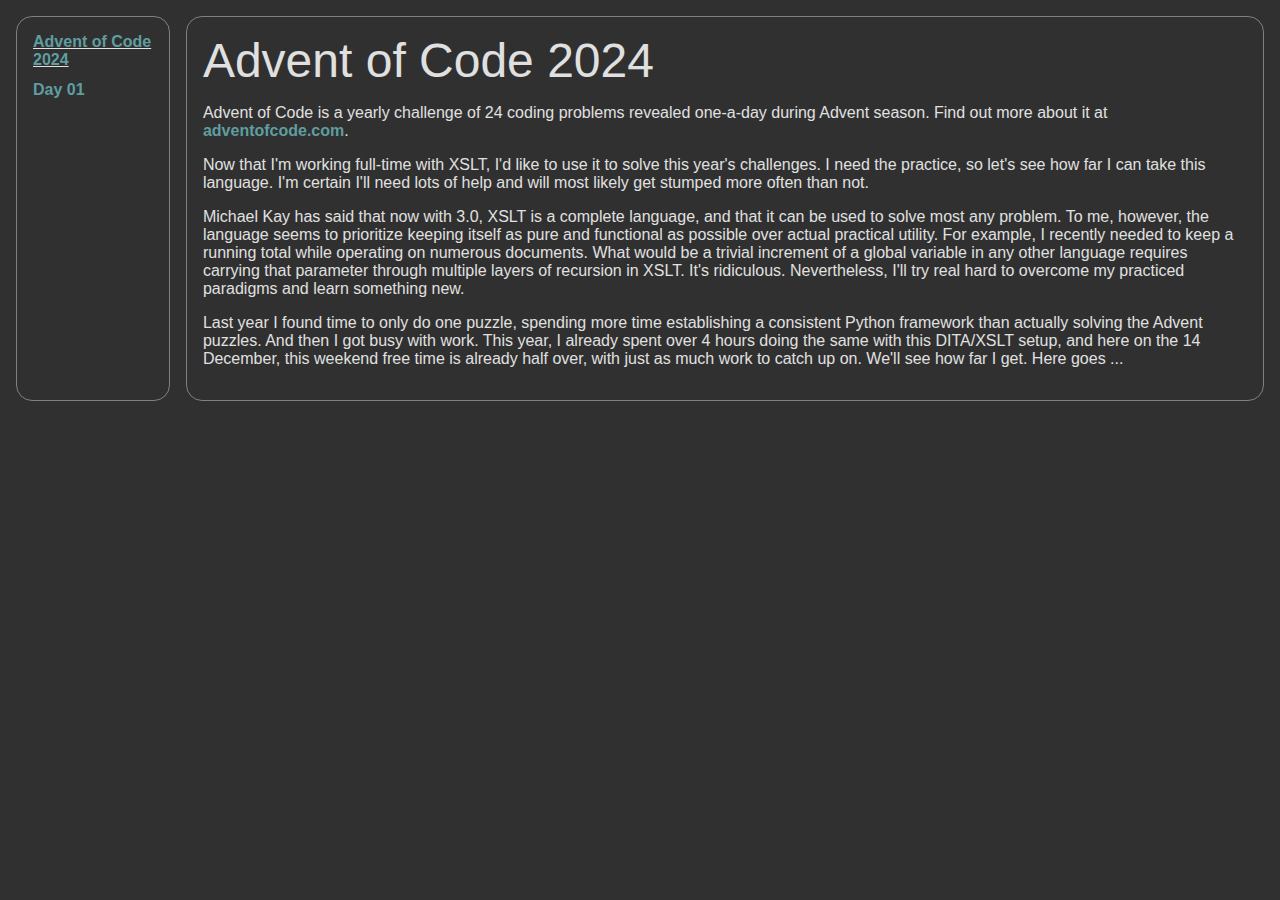
<file: index.html>
<!DOCTYPE html
  SYSTEM "about:legacy-compat">
<html lang="en"><head><meta charset="UTF-8"><meta name="copyright" content="(C) Copyright 2024"><meta name="generator" content="DITA-OT"><meta name="description" content="Advent of Code is a yearly challenge of 24 coding problems revealed one-a-day during Advent season. Find out more about it at adventofcode.com."><title>Advent of Code 2024</title><link rel="stylesheet" type="text/css" href="commonltr.css"><link rel="stylesheet" type="text/css" href="aoc.css"></head><body id="aoc-intro"><nav class="toc" role="navigation"><ul><li class="active"><a href="index.html">Advent of Code 2024</a></li><li><a href="topics/day-01.html">Day 01</a></li></ul></nav><main role="main"><article role="article" aria-labelledby="ariaid-title1">
	<h1 class="title topictitle1" id="ariaid-title1">Advent of Code 2024</h1>
	
	<div class="body"><p class="shortdesc">Advent of Code is a yearly challenge of 24 coding problems revealed one-a-day during Advent season.
	Find out more about it at <a class="xref" href="https://adventofcode.com/2024/about" target="_blank" rel="external noopener">adventofcode.com</a>.</p>
	<p class="p">Now that I'm working full-time with XSLT, I'd like to use it to solve this year's challenges. I need the practice, so let's see
	how far I can take this language. I'm certain I'll need lots of help and will most likely get stumped more often than not.</p>
	<p class="p">Michael Kay has said that now with 3.0, XSLT is a complete language, and that it can be used to solve most any problem.
	To me, however, the language seems to prioritize keeping itself as pure and functional as possible over actual practical utility.
	For example, I recently needed to keep a running total while operating on numerous documents. What would be a trivial increment of a
	global variable in any other language requires carrying that parameter through multiple layers of recursion in XSLT. It's ridiculous.
	Nevertheless, I'll try real hard to overcome my practiced paradigms and learn something new.</p>
	<p class="p">Last year I found time to only do one puzzle, spending more time establishing a consistent Python framework than actually
	solving the Advent puzzles. And then I got busy with work. This year, I already spent over 4 hours doing the same with this
	DITA/XSLT setup, and here on the 14 December, this weekend free time is already half over, with just as much work to catch
	up on. We'll see how far I get. Here goes ...</p>
	</div>
</article></main></body></html>
</file>
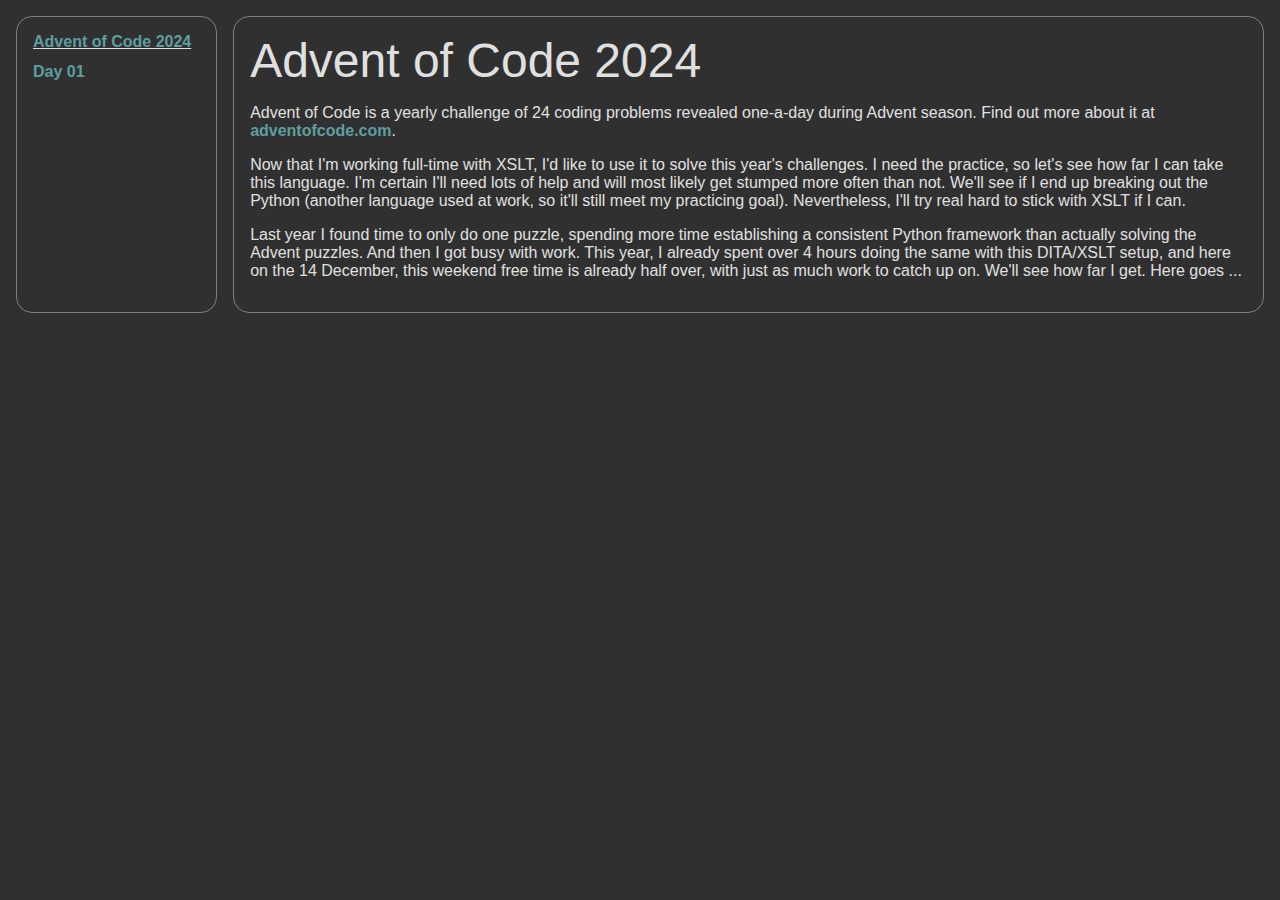
<file: docs/index.html>
<!DOCTYPE html
  SYSTEM "about:legacy-compat">
<html lang="en"><head><meta charset="UTF-8"><meta name="copyright" content="(C) Copyright 2024"><meta name="generator" content="DITA-OT"><meta name="description" content="Advent of Code is a yearly challenge of 24 coding problems revealed one-a-day during Advent season. Find out more about it at adventofcode.com."><title>Advent of Code 2024</title><link rel="stylesheet" type="text/css" href="commonltr.css"><link rel="stylesheet" type="text/css" href="aoc.css"></head><body id="aoc-intro"><nav class="toc" role="navigation"><ul><li class="active"><a href="index.html">Advent of Code 2024</a></li><li><a href="topics/day-01.html">Day 01</a></li></ul></nav><main role="main"><article role="article" aria-labelledby="ariaid-title1">
	<h1 class="title topictitle1" id="ariaid-title1">Advent of Code 2024</h1>
	
	<div class="body"><p class="shortdesc">Advent of Code is a yearly challenge of 24 coding problems revealed one-a-day during Advent season.
	Find out more about it at <a class="xref" href="https://adventofcode.com/2024/about" target="_blank" rel="external noopener">adventofcode.com</a>.</p>
	<p class="p">Now that I'm working full-time with XSLT, I'd like to use it to solve this year's challenges. I need the practice, so let's see
	how far I can take this language. I'm certain I'll need lots of help and will most likely get stumped more often than not.
	We'll see if I end up breaking out the Python (another language used at work, so it'll still meet my practicing goal).
	Nevertheless, I'll try real hard to stick with XSLT if I can.</p>
	<p class="p">Last year I found time to only do one puzzle, spending more time establishing a consistent Python framework than actually
	solving the Advent puzzles. And then I got busy with work. This year, I already spent over 4 hours doing the same with this
	DITA/XSLT setup, and here on the 14 December, this weekend free time is already half over, with just as much work to catch
	up on. We'll see how far I get. Here goes ...</p>
	</div>
</article></main></body></html>
</file>
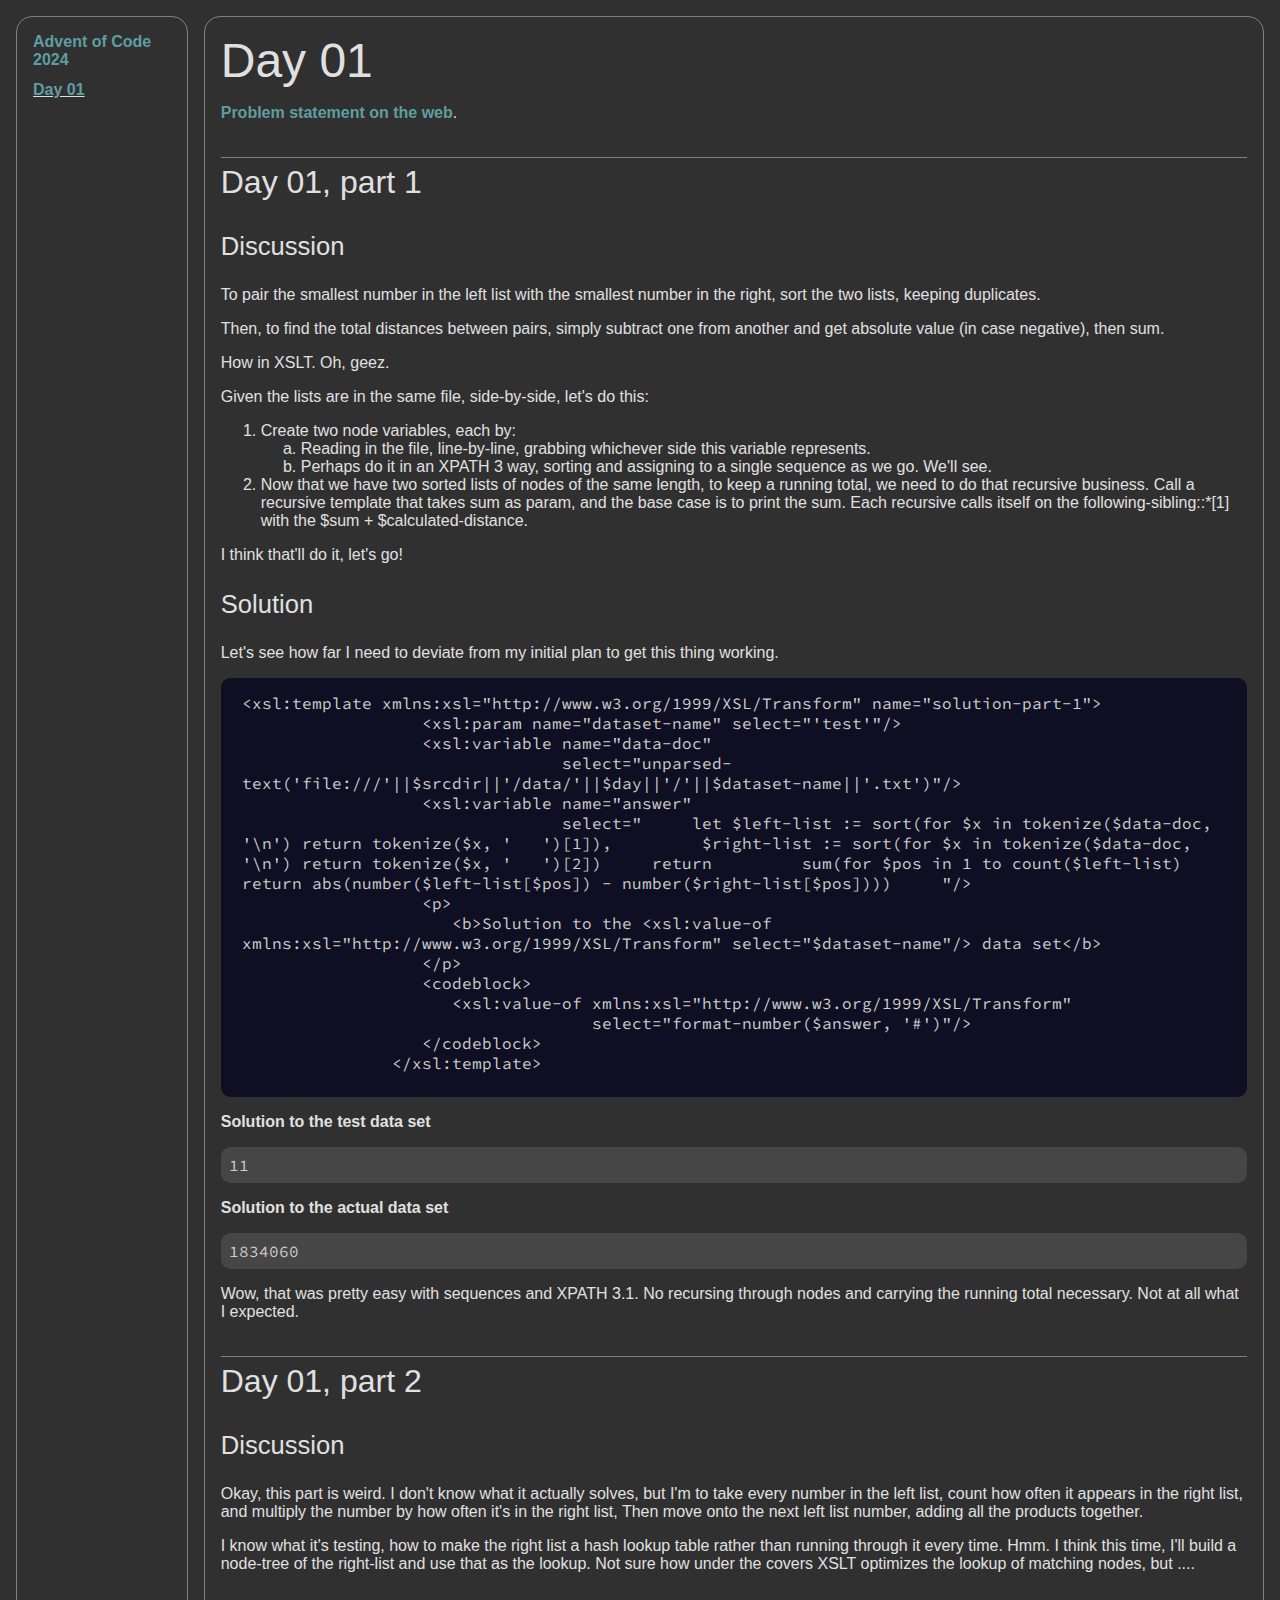
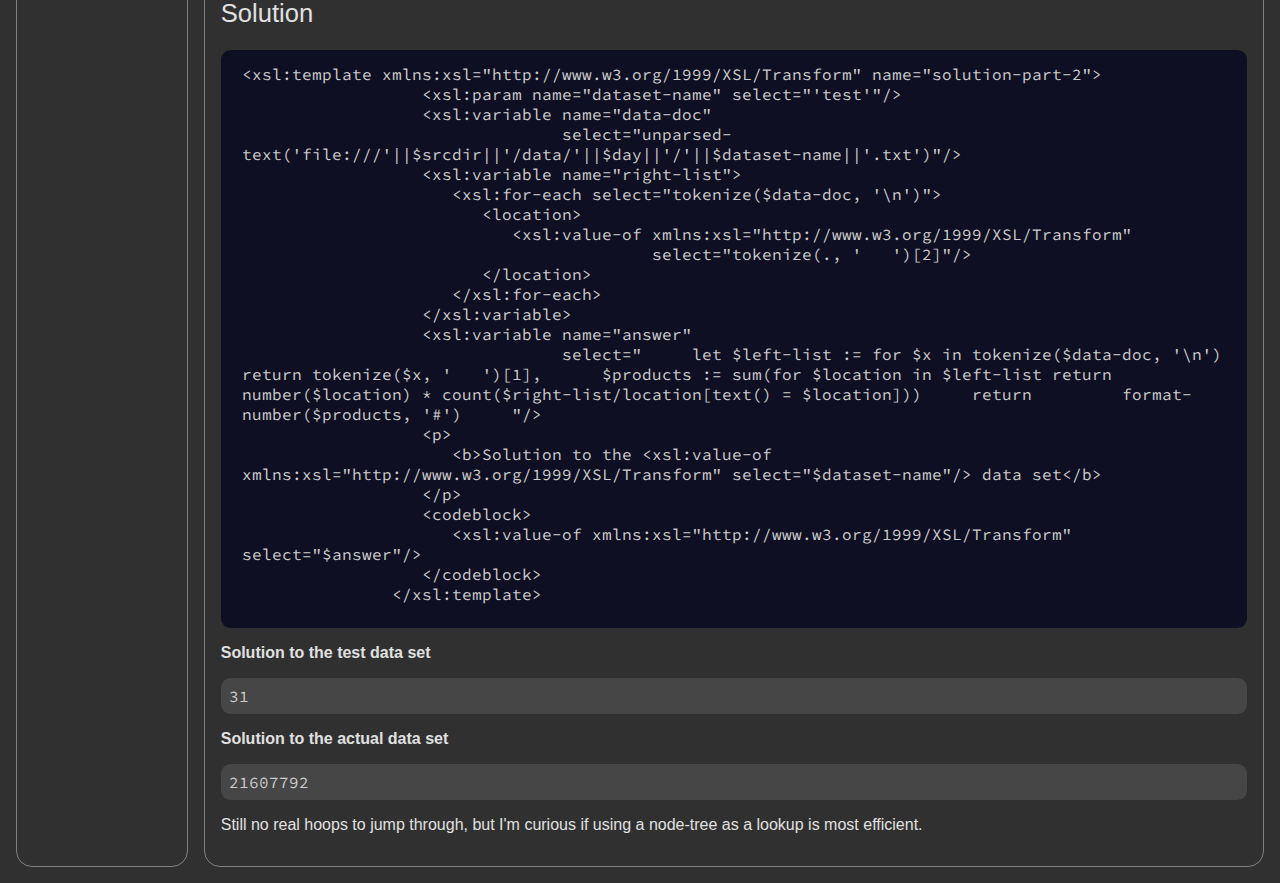
<file: topics/day-01.html>
<!DOCTYPE html
  SYSTEM "about:legacy-compat">
<html lang="en"><head><meta charset="UTF-8"><meta name="copyright" content="(C) Copyright 2024"><meta name="generator" content="DITA-OT"><meta name="description" content="Problem statement on the web."><title>Day 01</title><link rel="stylesheet" type="text/css" href="../commonltr.css"><link rel="stylesheet" type="text/css" href="../aoc.css"></head><body id="aoc-day-01"><nav class="toc" role="navigation"><ul><li><a href="../index.html">Advent of Code 2024</a></li><li class="active"><a href="../topics/day-01.html">Day 01</a></li></ul></nav><main role="main"><article role="article" aria-labelledby="ariaid-title1">
   <h1 class="title topictitle1" id="ariaid-title1">Day 01</h1>
   
   <div class="body"><p class="shortdesc">
      <a class="xref" href="https://adventofcode.com/2024/day/1" target="_blank" rel="external noopener">Problem statement on the web</a>.</p></div>
   <article class="topic nested1" aria-labelledby="ariaid-title2" id="aoc-day-01-1">
      <h2 class="title topictitle2" id="ariaid-title2">Day 01, part 1</h2>
      <div class="body">
         <section class="section"><h3 class="title sectiontitle">Discussion</h3>
            
            <p class="p">To pair the smallest number in the left list with the smallest number in the right,
							sort the two lists, keeping duplicates.</p>
            <p class="p">Then, to find the total distances between pairs, simply subtract one from another and get absolute value
							(in case negative), then sum.</p>
            <p class="p">How in XSLT. Oh, geez.</p>
            <p class="p">Given the lists are in the same file, side-by-side, let's do this:</p>
            <ol class="ol">
               <li class="li">Create two node variables, each by:
									<ol class="ol" type="a">
                     <li class="li">Reading in the file, line-by-line, grabbing whichever side this variable represents.</li>
                     <li class="li">Perhaps do it in an XPATH 3 way, sorting and assigning to a single sequence as we go. We'll see.</li>
                  </ol>
               </li>
               <li class="li">Now that we have two sorted lists of nodes of the same length, to keep a running total, we need to do that
									recursive business. Call a recursive template that takes sum as param, and the base case is
									to print the sum. Each recursive calls itself on the following-sibling::*[1] with the $sum + $calculated-distance.</li>
            </ol>
            <p class="p">I think that'll do it, let's go!</p>
         </section>
         <section class="section"><h3 class="title sectiontitle">Solution</h3>
            
            <p class="p">Let's see how far I need to deviate from my initial plan to get this thing working.</p>
            <pre class="pre codeblock example"><code>&lt;xsl:template xmlns:xsl="http://www.w3.org/1999/XSL/Transform" name="solution-part-1"&gt;
                  &lt;xsl:param name="dataset-name" select="'test'"/&gt;
                  &lt;xsl:variable name="data-doc"
                                select="unparsed-text('file:///'||$srcdir||'/data/'||$day||'/'||$dataset-name||'.txt')"/&gt;
                  &lt;xsl:variable name="answer"
                                select="     let $left-list := sort(for $x in tokenize($data-doc, '\n') return tokenize($x, '   ')[1]),         $right-list := sort(for $x in tokenize($data-doc, '\n') return tokenize($x, '   ')[2])     return         sum(for $pos in 1 to count($left-list) return abs(number($left-list[$pos]) - number($right-list[$pos])))     "/&gt;
                  &lt;p&gt;
                     &lt;b&gt;Solution to the &lt;xsl:value-of xmlns:xsl="http://www.w3.org/1999/XSL/Transform" select="$dataset-name"/&gt; data set&lt;/b&gt;
                  &lt;/p&gt;
                  &lt;codeblock&gt;
                     &lt;xsl:value-of xmlns:xsl="http://www.w3.org/1999/XSL/Transform"
                                   select="format-number($answer, '#')"/&gt;
                  &lt;/codeblock&gt;
               &lt;/xsl:template&gt;</code></pre>
            <p class="p">
               <strong class="ph b">Solution to the test data set</strong>
            </p>
            <pre class="pre codeblock"><code>11</code></pre>
            <p class="p">
               <strong class="ph b">Solution to the actual data set</strong>
            </p>
            <pre class="pre codeblock"><code>1834060</code></pre>
            <p class="p">Wow, that was pretty easy with sequences and XPATH 3.1.
							No recursing through nodes and carrying the running total necessary.
							Not at all what I expected.</p>
         </section>
      </div>
   </article>
   <article class="topic nested1" aria-labelledby="ariaid-title3" id="aoc-day-01-2">
      <h2 class="title topictitle2" id="ariaid-title3">Day 01, part 2</h2>
      <div class="body">
         <section class="section"><h3 class="title sectiontitle">Discussion</h3>
            
            <p class="p">Okay, this part is weird. I don't know what it actually solves, but I'm to take every number in the left list,
							count how often it appears in the right list, and multiply the number by how often it's in the right list, Then move
							onto the next left list number, adding all the products together.</p>
            <p class="p">I know what it's testing, how to make the right list a hash lookup table rather than running through it every time.
							Hmm. I think this time, I'll build a node-tree of the right-list and use that as the lookup.
							Not sure how under the covers XSLT optimizes the lookup of matching nodes, but ....</p>
         </section>
         <section class="section"><h3 class="title sectiontitle">Solution</h3>
            
            <pre class="pre codeblock example"><code>&lt;xsl:template xmlns:xsl="http://www.w3.org/1999/XSL/Transform" name="solution-part-2"&gt;
                  &lt;xsl:param name="dataset-name" select="'test'"/&gt;
                  &lt;xsl:variable name="data-doc"
                                select="unparsed-text('file:///'||$srcdir||'/data/'||$day||'/'||$dataset-name||'.txt')"/&gt;
                  &lt;xsl:variable name="right-list"&gt;
                     &lt;xsl:for-each select="tokenize($data-doc, '\n')"&gt;
                        &lt;location&gt;
                           &lt;xsl:value-of xmlns:xsl="http://www.w3.org/1999/XSL/Transform"
                                         select="tokenize(., '   ')[2]"/&gt;
                        &lt;/location&gt;
                     &lt;/xsl:for-each&gt;
                  &lt;/xsl:variable&gt;
                  &lt;xsl:variable name="answer"
                                select="     let $left-list := for $x in tokenize($data-doc, '\n') return tokenize($x, '   ')[1],      $products := sum(for $location in $left-list return number($location) * count($right-list/location[text() = $location]))     return         format-number($products, '#')     "/&gt;
                  &lt;p&gt;
                     &lt;b&gt;Solution to the &lt;xsl:value-of xmlns:xsl="http://www.w3.org/1999/XSL/Transform" select="$dataset-name"/&gt; data set&lt;/b&gt;
                  &lt;/p&gt;
                  &lt;codeblock&gt;
                     &lt;xsl:value-of xmlns:xsl="http://www.w3.org/1999/XSL/Transform" select="$answer"/&gt;
                  &lt;/codeblock&gt;
               &lt;/xsl:template&gt;</code></pre>
            <p class="p">
               <strong class="ph b">Solution to the test data set</strong>
            </p>
            <pre class="pre codeblock"><code>31</code></pre>
            <p class="p">
               <strong class="ph b">Solution to the actual data set</strong>
            </p>
            <pre class="pre codeblock"><code>21607792</code></pre>
            <p class="p">Still no real hoops to jump through, but I'm curious if using a node-tree as a lookup is most efficient.</p>
         </section>
      </div>
   </article>
</article></main></body></html>
</file>
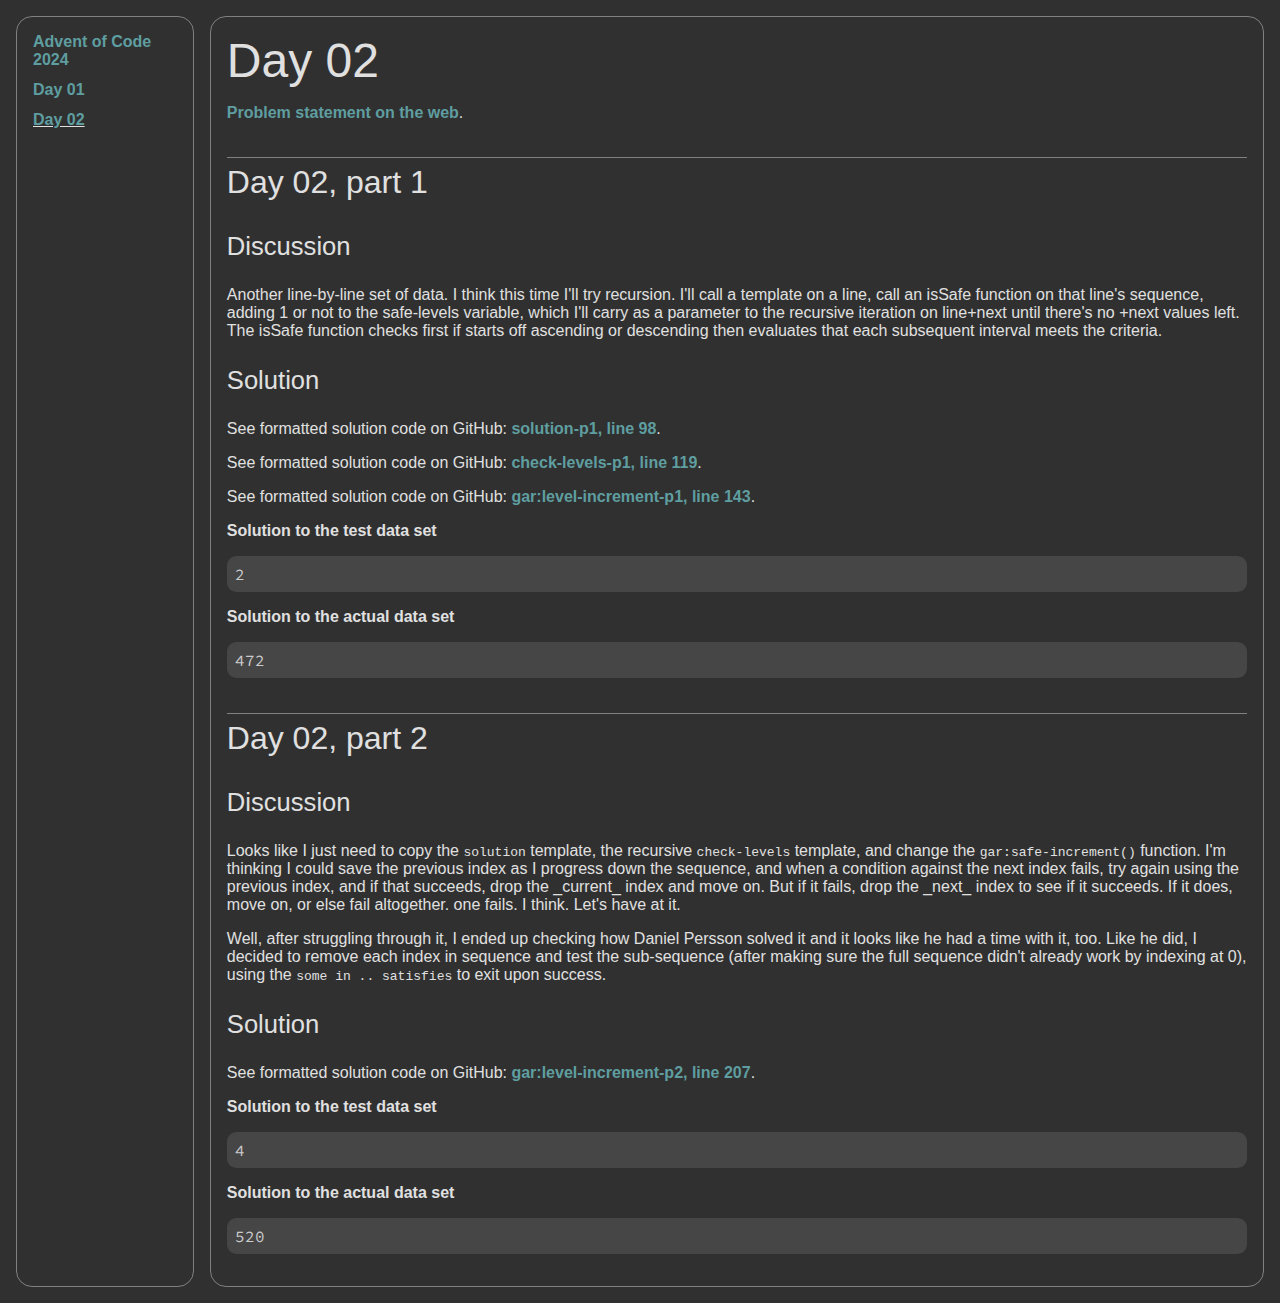
<file: docs/topics/day-02.html>
<!DOCTYPE html
  SYSTEM "about:legacy-compat">
<html lang="en"><head><meta charset="UTF-8"><meta name="copyright" content="(C) Copyright 2026"><meta name="generator" content="DITA-OT"><meta name="description" content="Problem statement on the web."><title>Day 02</title><link rel="stylesheet" type="text/css" href="../commonltr.css"><link rel="stylesheet" type="text/css" href="../aoc.css"></head><body id="aoc-day-02"><nav class="toc" role="navigation"><ul><li><a href="../index.html">Advent of Code 2024</a></li><li><a href="../topics/day-01.html">Day 01</a></li><li class="active"><a href="../topics/day-02.html">Day 02</a></li></ul></nav><main role="main"><article role="article" aria-labelledby="ariaid-title1">
   <h1 class="title topictitle1" id="ariaid-title1">Day 02</h1>
   
   <div class="body"><p class="shortdesc">
      <a class="xref" href="https://adventofcode.com/2024/day/2" target="_blank" rel="external noopener">Problem statement on the web</a>.</p></div>
   <article class="topic nested1" aria-labelledby="ariaid-title2" id="aoc-day-02-1">
      <h2 class="title topictitle2" id="ariaid-title2">Day 02, part 1</h2>
      <div class="body">
         <section class="section"><h3 class="title sectiontitle">Discussion</h3>
            
            <p class="p">Another line-by-line set of data. I think this time I'll try recursion.
							I'll call a template on a line, call an isSafe function on that line's sequence, adding 1 or not to the safe-levels
							variable, which I'll carry as a parameter to the recursive iteration on line+next until there's no +next values left.
							The isSafe function checks first if starts off ascending or descending then evaluates that each subsequent interval meets the criteria.</p>
         </section>
         <section class="section"><h3 class="title sectiontitle">Solution</h3>
            
            <p class="p">See formatted solution code on GitHub:
		<a class="xref" href="https://github.com/arkadianriver/AoC-2024/blob/main/src/xsl/day-02.xsl#L98" target="_blank" rel="external noopener">solution-p1, line 98</a>.</p>
            <p class="p">See formatted solution code on GitHub:
		<a class="xref" href="https://github.com/arkadianriver/AoC-2024/blob/main/src/xsl/day-02.xsl#L119" target="_blank" rel="external noopener">check-levels-p1, line 119</a>.</p>
            <p class="p">See formatted solution code on GitHub:
		<a class="xref" href="https://github.com/arkadianriver/AoC-2024/blob/main/src/xsl/day-02.xsl#L143" target="_blank" rel="external noopener">gar:level-increment-p1, line 143</a>.</p>
            <p class="p">
               <strong class="ph b">Solution to the test data set</strong>
            </p>
            <pre class="pre codeblock"><code>2</code></pre>
            <p class="p">
               <strong class="ph b">Solution to the actual data set</strong>
            </p>
            <pre class="pre codeblock"><code>472</code></pre>
         </section>
      </div>
   </article>
   <article class="topic nested1" aria-labelledby="ariaid-title3" id="aoc-day-02-2">
      <h2 class="title topictitle2" id="ariaid-title3">Day 02, part 2</h2>
      <div class="body">
         <section class="section"><h3 class="title sectiontitle">Discussion</h3>
            
            <p class="p">Looks like I just need to copy the <code class="ph codeph">solution</code> template, the recursive <code class="ph codeph">check-levels</code>
							template, and change the <code class="ph codeph">gar:safe-increment()</code> function. I'm thinking I could
							save the previous index as I progress down the sequence, and when a condition against the next index fails, try again
							using the previous index, and if that succeeds, drop the _current_ index and move on. But if it fails,
							drop the _next_ index to see if it succeeds. If it does, move on, or else fail altogether.
							one fails. I think.
							Let's have at it.</p>
            <p class="p">Well, after struggling through it, I ended up checking how Daniel Persson solved it and it looks like he had
							a time with it, too. Like he did, I decided to remove each index in sequence and test the sub-sequence (after making
							sure the full sequence didn't already work by indexing at 0), using the <code class="ph codeph">some in .. satisfies</code> to
							exit upon success.
							</p>
         </section>
         <section class="section"><h3 class="title sectiontitle">Solution</h3>
            
            <p class="p">See formatted solution code on GitHub:
		<a class="xref" href="https://github.com/arkadianriver/AoC-2024/blob/main/src/xsl/day-02.xsl#L207" target="_blank" rel="external noopener">gar:level-increment-p2, line 207</a>.</p>
            <p class="p">
               <strong class="ph b">Solution to the test data set</strong>
            </p>
            <pre class="pre codeblock"><code>4</code></pre>
            <p class="p">
               <strong class="ph b">Solution to the actual data set</strong>
            </p>
            <pre class="pre codeblock"><code>520</code></pre>
         </section>
      </div>
   </article>
</article></main></body></html>
</file>
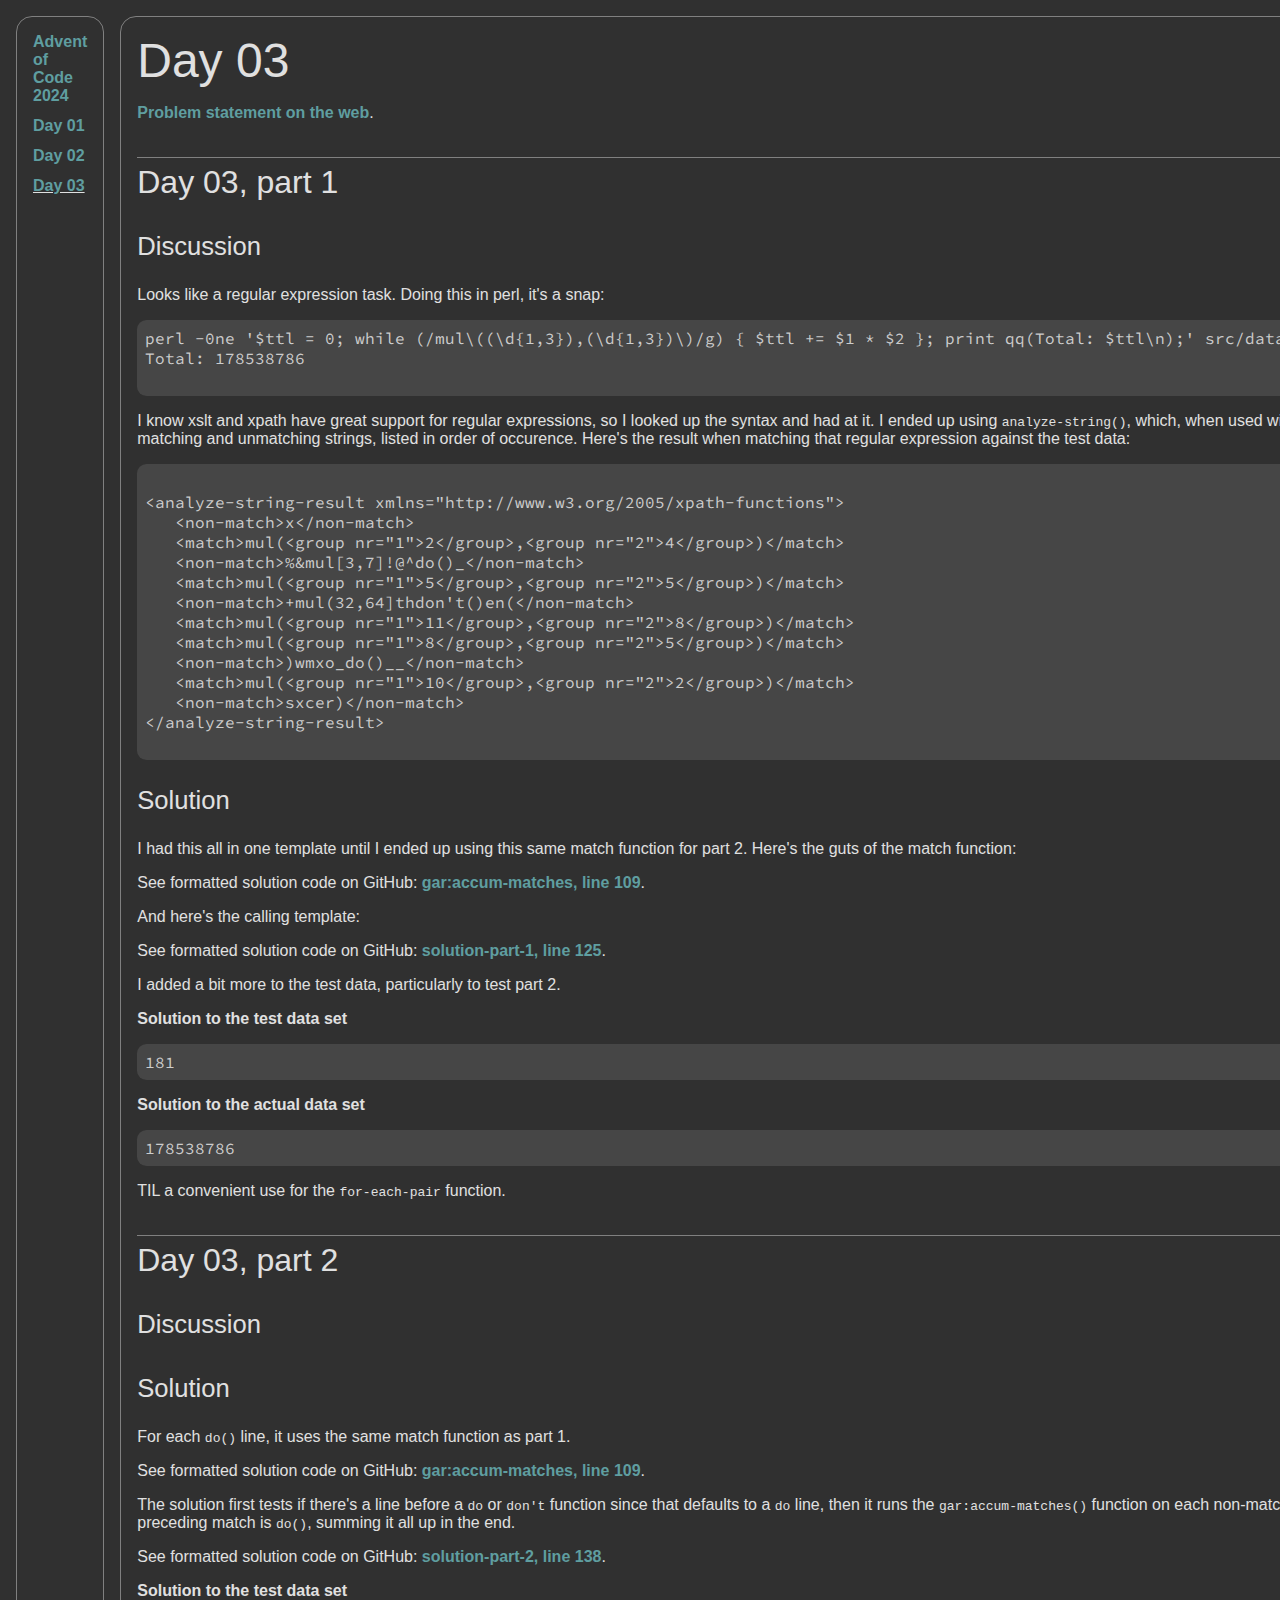
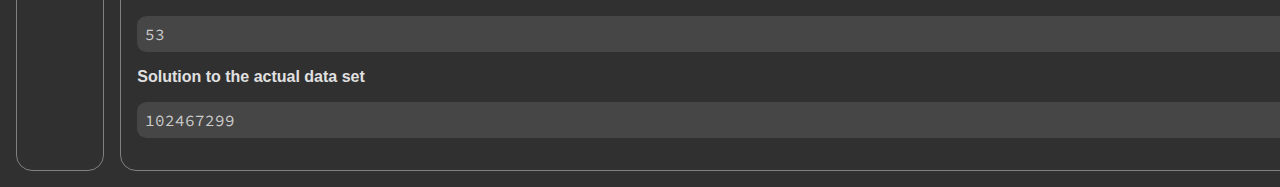
<file: docs/topics/day-03.html>
<!DOCTYPE html
  SYSTEM "about:legacy-compat">
<html lang="en"><head><meta charset="UTF-8"><meta name="copyright" content="(C) Copyright 2026"><meta name="generator" content="DITA-OT"><meta name="description" content="Problem statement on the web."><title>Day 03</title><meta name="viewport" content="width=device-width, initial-scale=1"><link rel="stylesheet" type="text/css" href="../commonltr.css"><link rel="stylesheet" type="text/css" href="../aoc.css"></head><body id="aoc-day-03"><nav class="toc" role="navigation"><ul><li><a href="../index.html">Advent of Code 2024</a></li><li><a href="../topics/day-01.html">Day 01</a></li><li><a href="../topics/day-02.html">Day 02</a></li><li class="active"><a href="../topics/day-03.html">Day 03</a></li></ul></nav><main role="main"><article role="article" aria-labelledby="ariaid-title1">
   <h1 class="title topictitle1" id="ariaid-title1">Day 03</h1>
   
   <div class="body"><p class="shortdesc">
      <a class="xref" href="https://adventofcode.com/2024/day/3" target="_blank" rel="external noopener">Problem statement on the web</a>.</p></div>
   <article class="topic nested1" aria-labelledby="ariaid-title2" id="aoc-day-03-1">
      <h2 class="title topictitle2" id="ariaid-title2">Day 03, part 1</h2>
      <div class="body">
         <section class="section"><h3 class="title sectiontitle">Discussion</h3>
            
            <p class="p">Looks like a regular expression task. Doing this in perl, it's a snap:</p>
            <pre class="pre codeblock"><code>perl -0ne '$ttl = 0; while (/mul\((\d{1,3}),(\d{1,3})\)/g) { $ttl += $1 * $2 }; print qq(Total: $ttl\n);' src/data/03/actual.txt
Total: 178538786
							</code></pre>
            <p class="p">I know xslt and xpath have great support for regular expressions, so I looked up the syntax and had at it.
							I ended up using <code class="ph codeph">analyze-string()</code>, which, when used with groups, produces
							matching and unmatching strings, listed in order of occurence. Here's the result when matching that regular expression
							against the test data:</p>
            <pre class="pre codeblock"><code>
&lt;analyze-string-result xmlns="http://www.w3.org/2005/xpath-functions"&gt;
   &lt;non-match&gt;x&lt;/non-match&gt;
   &lt;match&gt;mul(&lt;group nr="1"&gt;2&lt;/group&gt;,&lt;group nr="2"&gt;4&lt;/group&gt;)&lt;/match&gt;
   &lt;non-match&gt;%&amp;mul[3,7]!@^do()_&lt;/non-match&gt;
   &lt;match&gt;mul(&lt;group nr="1"&gt;5&lt;/group&gt;,&lt;group nr="2"&gt;5&lt;/group&gt;)&lt;/match&gt;
   &lt;non-match&gt;+mul(32,64]thdon't()en(&lt;/non-match&gt;
   &lt;match&gt;mul(&lt;group nr="1"&gt;11&lt;/group&gt;,&lt;group nr="2"&gt;8&lt;/group&gt;)&lt;/match&gt;
   &lt;match&gt;mul(&lt;group nr="1"&gt;8&lt;/group&gt;,&lt;group nr="2"&gt;5&lt;/group&gt;)&lt;/match&gt;
   &lt;non-match&gt;)wmxo_do()__&lt;/non-match&gt;
   &lt;match&gt;mul(&lt;group nr="1"&gt;10&lt;/group&gt;,&lt;group nr="2"&gt;2&lt;/group&gt;)&lt;/match&gt;
   &lt;non-match&gt;sxcer)&lt;/non-match&gt;
&lt;/analyze-string-result&gt;
							</code></pre>
         </section>
         <section class="section"><h3 class="title sectiontitle">Solution</h3>
            
            <p class="p">I had this all in one template until I ended up using this same match function
								for part 2. Here's the guts of the match function:
							</p>
            <p class="p">See formatted solution code on GitHub:
		<a class="xref" href="https://github.com/arkadianriver/AoC-2024/blob/main/src/xsl/day-03.xsl#L109" target="_blank" rel="external noopener">gar:accum-matches, line 109</a>.</p>
            <p class="p">And here's the calling template:</p>
            <p class="p">See formatted solution code on GitHub:
		<a class="xref" href="https://github.com/arkadianriver/AoC-2024/blob/main/src/xsl/day-03.xsl#L125" target="_blank" rel="external noopener">solution-part-1, line 125</a>.</p>
            <p class="p">I added a bit more to the test data, particularly to test part 2.</p>
            <p class="p">
               <strong class="ph b">Solution to the test data set</strong>
            </p>
            <pre class="pre codeblock"><code>181</code></pre>
            <p class="p">
               <strong class="ph b">Solution to the actual data set</strong>
            </p>
            <pre class="pre codeblock"><code>178538786</code></pre>
            <p class="p">TIL a convenient use for the <code class="ph codeph">for-each-pair</code> function.</p>
         </section>
      </div>
   </article>
   <article class="topic nested1" aria-labelledby="ariaid-title3" id="aoc-day-03-2">
      <h2 class="title topictitle2" id="ariaid-title3">Day 03, part 2</h2>
      <div class="body">
         <section class="section"><h3 class="title sectiontitle">Discussion</h3>
            
            <p class="p"></p>
         </section>
         <section class="section"><h3 class="title sectiontitle">Solution</h3>
            
            <p class="p">For each <code class="ph codeph">do()</code> line, it uses the same match function as part 1.</p>
            <p class="p">See formatted solution code on GitHub:
		<a class="xref" href="https://github.com/arkadianriver/AoC-2024/blob/main/src/xsl/day-03.xsl#L109" target="_blank" rel="external noopener">gar:accum-matches, line 109</a>.</p>
            <p class="p">The solution first tests if there's a line before a <code class="ph codeph">do</code>
								or <code class="ph codeph">don't</code> function since that defaults to a <code class="ph codeph">do</code> line,
								then it runs the <code class="ph codeph">gar:accum-matches()</code>
								function on each non-matching line whose preceding match is <code class="ph codeph">do()</code>,
								summing it all up in the end.</p>
            <p class="p">See formatted solution code on GitHub:
		<a class="xref" href="https://github.com/arkadianriver/AoC-2024/blob/main/src/xsl/day-03.xsl#L138" target="_blank" rel="external noopener">solution-part-2, line 138</a>.</p>
            <p class="p">
               <strong class="ph b">Solution to the test data set</strong>
            </p>
            <pre class="pre codeblock"><code>53</code></pre>
            <p class="p">
               <strong class="ph b">Solution to the actual data set</strong>
            </p>
            <pre class="pre codeblock"><code>102467299</code></pre>
         </section>
      </div>
   </article>
</article></main></body></html>
</file>
<file: commonltr.css>
/*!
 * This file is part of the DITA Open Toolkit project. 
 *
 * Copyright 2004, 2005 IBM Corporation
 *
 * See the accompanying LICENSE file for applicable license.
 */
.frame-top {
  border-top: solid 1px;
  border-right: 0;
  border-bottom: 0;
  border-left: 0;
}

.frame-bottom {
  border-top: 0;
  border-right: 0;
  border-bottom: solid 1px;
  border-left: 0;
}

.frame-topbot {
  border-top: solid 1px;
  border-right: 0;
  border-bottom: solid 1px;
  border-left: 0;
}

.frame-all {
  border: solid 1px;
}

.frame-sides {
  border-top: 0;
  border-left: solid 1px;
  border-right: solid 1px;
  border-bottom: 0;
}

.frame-none {
  border: 0;
}

.scale-50 {
  font-size: 50%;
}

.scale-60 {
  font-size: 60%;
}

.scale-70 {
  font-size: 70%;
}

.scale-80 {
  font-size: 80%;
}

.scale-90 {
  font-size: 90%;
}

.scale-100 {
  font-size: 100%;
}

.scale-110 {
  font-size: 110%;
}

.scale-120 {
  font-size: 120%;
}

.scale-140 {
  font-size: 140%;
}

.scale-160 {
  font-size: 160%;
}

.scale-180 {
  font-size: 180%;
}

.scale-200 {
  font-size: 200%;
}

.expanse-page, .expanse-spread {
  width: 100%;
}

.hazardstatement td,
.hazardstatement th {
  padding: 0.5rem;
}
.hazardstatement th {
  text-align: center;
  text-transform: uppercase;
}
.hazardstatement--caution {
  background-color: #ffd100;
}
.hazardstatement--danger {
  background-color: #c8102e;
  color: #fff;
}
.hazardstatement--warning {
  background-color: #ff8200;
}
.hazardstatement--attention, .hazardstatement--fastpath, .hazardstatement--important, .hazardstatement--note, .hazardstatement--notice, .hazardstatement--other, .hazardstatement--remember, .hazardstatement--restriction, .hazardstatement--tip {
  background-color: #0072ce;
  color: #fff;
  font-style: italic;
}

.line-through {
  text-decoration: line-through;
}

.overline {
  text-decoration: overline;
}

.tt {
  font-family: monospace;
}

.codeblock {
  font-family: monospace;
}

.syntaxdiagram {
  border: 1 black solid;
  color: maroon;
  display: block;
  margin-bottom: 6pt;
  padding: 2pt;
}

.codeph {
  font-family: monospace;
}

.kwd {
  font-weight: bold;
}

.parmname {
  font-weight: bold;
}

.var {
  font-style: italic;
}

.filepath {
  font-family: monospace;
}

.tasklabel {
  font-size: 100%;
  margin-bottom: 1em;
  margin-top: 1em;
}

.lq div {
  text-align: right;
}

.boolean {
  color: green;
}

.state {
  color: red;
}

.screen {
  background-color: #ccc;
  border: outset;
  margin-bottom: 2px;
  margin-top: 2px;
  padding: 5px;
  white-space: pre;
}

.wintitle {
  font-weight: bold;
}

.numcharref {
  color: #639;
  font-family: Menlo, Monaco, Consolas, "Courier New", monospace;
}

.parameterentity {
  color: #639;
  font-family: Menlo, Monaco, Consolas, "Courier New", monospace;
}

.textentity {
  color: #639;
  font-family: Menlo, Monaco, Consolas, "Courier New", monospace;
}

.xmlatt {
  color: #639;
  font-family: Menlo, Monaco, Consolas, "Courier New", monospace;
}

.xmlelement {
  color: #639;
  font-family: Menlo, Monaco, Consolas, "Courier New", monospace;
}

.xmlnsname {
  color: #639;
  font-family: Menlo, Monaco, Consolas, "Courier New", monospace;
}

.xmlpi {
  color: #639;
  font-family: Menlo, Monaco, Consolas, "Courier New", monospace;
}

.fig {
  /* Default of italics to set apart figure captions */
  /* Use @frame to create frames on figures */
}
.figcap {
  font-style: italic;
}
.figdesc {
  font-style: normal;
}
.figborder {
  border-color: Silver;
  border-style: solid;
  border-width: 2px;
  margin-top: 1em;
  padding-left: 3px;
  padding-right: 3px;
}
.figsides {
  border-color: Silver;
  border-left: 2px solid;
  border-right: 2px solid;
  margin-top: 1em;
  padding-left: 3px;
  padding-right: 3px;
}
.figtop {
  border-color: Silver;
  border-top: 2px solid;
  margin-top: 1em;
}
.figbottom {
  border-bottom: 2px solid;
  border-color: Silver;
}
.figtopbot {
  border-bottom: 2px solid;
  border-color: Silver;
  border-top: 2px solid;
  margin-top: 1em;
}

/* Align images based on @align on topic/image */
div.imageleft {
  text-align: left;
}

div.imagecenter {
  text-align: center;
}

div.imageright {
  text-align: right;
}

div.imagejustify {
  text-align: justify;
}

/* Set heading sizes, getting smaller for deeper nesting */
.topictitle1 {
  font-size: 1.34em;
  margin-bottom: 0.1em;
  margin-top: 0;
}

.topictitle2 {
  font-size: 1.17em;
  margin-bottom: 0.45em;
  margin-top: 1pc;
}

.topictitle3 {
  font-size: 1.17em;
  font-weight: bold;
  margin-bottom: 0.17em;
  margin-top: 1pc;
}

.topictitle4 {
  font-size: 1.17em;
  font-weight: bold;
  margin-top: 0.83em;
}

.topictitle5 {
  font-size: 1.17em;
  font-weight: bold;
}

.topictitle6 {
  font-size: 1.17em;
  font-style: italic;
}

.sectiontitle {
  color: #000;
  font-size: 1.17em;
  font-weight: bold;
  margin-bottom: 0;
  margin-top: 1em;
}

.section {
  margin-bottom: 1em;
  margin-top: 1em;
}

.example {
  margin-bottom: 1em;
  margin-top: 1em;
}

.indexterm {
  background-color: #fdf;
  border: 1pt #000 solid;
  margin: 1pt;
}

/* Most link groups are created with <div>. Ensure they have space before and after. */
.ullinks {
  list-style-type: none;
}

.ulchildlink {
  margin-bottom: 1em;
  margin-top: 1em;
}

.olchildlink {
  margin-bottom: 1em;
  margin-top: 1em;
}

.linklist {
  margin-bottom: 1em;
}

ul.linklist {
  margin-top: 0;
  list-style-type: none;
  padding-left: 0;
}

li.linklist {
  margin-top: 0;
  margin-bottom: 0;
}

.linklistwithchild {
  margin-bottom: 1em;
  margin-left: 1.5em;
}

.sublinklist {
  margin-bottom: 1em;
  margin-left: 1.5em;
}

.relconcepts {
  margin-bottom: 1em;
  margin-top: 1em;
}

.reltasks {
  margin-bottom: 1em;
  margin-top: 1em;
}

.relref {
  margin-bottom: 1em;
  margin-top: 1em;
}

.relinfo {
  margin-bottom: 1em;
  margin-top: 1em;
}

.breadcrumb {
  font-size: smaller;
  margin-bottom: 1em;
}

/* Simple lists do not get a bullet */
ul.simple {
  list-style-type: none;
}

/* Default of bold for definition list terms */
.dlterm {
  font-weight: bold;
}

/* Use CSS to expand compact lists */
.dltermexpand {
  font-weight: bold;
  margin-top: 1em;
}

/* Compact lists use attributes up to DITA-OT 4.1.2 */
*[compact=yes] > li {
  margin-top: 0;
}

*[compact=no] > li {
  margin-top: 0.53em;
}

/* Compact lists use classes starting in DITA-OT 4.2 */
.compact > li {
  margin-top: 0;
}

.liexpand {
  margin-bottom: 1em;
  margin-top: 1em;
}

.sliexpand {
  margin-bottom: 1em;
  margin-top: 1em;
}

.dlexpand {
  margin-bottom: 1em;
  margin-top: 1em;
}

.ddexpand {
  margin-bottom: 1em;
  margin-top: 1em;
}

.stepexpand {
  margin-bottom: 1em;
  margin-top: 1em;
}

.substepexpand {
  margin-bottom: 1em;
  margin-top: 1em;
}

dt.prereq {
  margin-left: 20px;
}

/* All note formats have the same default presentation */
.note {
  margin-bottom: 1em;
  margin-top: 1em;
}
.note .notetitle, .note .notelisttitle,
.note .note__title {
  font-weight: bold;
}
.note .note__body {
  display: inline;
}

/* Various basic phrase styles */
.bold {
  font-weight: bold;
}

.bolditalic {
  font-style: italic;
  font-weight: bold;
}

.italic {
  font-style: italic;
}

.underlined {
  text-decoration: underline;
}

.uicontrol {
  font-weight: bold;
}

.defkwd {
  font-weight: bold;
  text-decoration: underline;
}

.shortcut {
  text-decoration: underline;
}

.menucascade > abbr {
  text-decoration: none;
}

table {
  border-collapse: collapse;
}

table .desc {
  display: block;
  font-style: italic;
}

.table--pgwide-1 {
  width: 100%;
}

.align-left {
  text-align: left;
}

.align-right {
  text-align: right;
}

.align-center {
  text-align: center;
}

.align-justify {
  text-align: justify;
}

.align-char {
  text-align: char;
}

.valign-top {
  vertical-align: top;
}

.valign-bottom {
  vertical-align: bottom;
}

.valign-middle {
  vertical-align: middle;
}

.colsep-0 {
  border-right: 0;
}

.colsep-1 {
  border-right: 1px solid;
}

.rowsep-0 {
  border-bottom: 0;
}

.rowsep-1 {
  border-bottom: 1px solid;
}

.entry.rotate {
  writing-mode: vertical-rl;
}

.stentry {
  border-right: 1px solid;
  border-bottom: 1px solid;
}

.stentry:last-child {
  border-right: 0;
}

.strow:last-child .stentry {
  border-bottom: 0;
}

/* Add space for top level topics */
.nested0 {
  margin-top: 1em;
}

/* div with class=p is used for paragraphs that contain blocks, to keep the XHTML valid */
.p {
  margin-top: 1em;
}

/* flagging styles */
.flag__style--italics {
  font-style: italic;
}
.flag__style--bold {
  font-weight: bold;
}
.flag__style--underline {
  text-decoration: underline;
}
.flag__style--double-underline {
  text-decoration: double-underline;
}
.flag__style--overline {
  text-decoration: overline;
}
</file>
<file: aoc.css>
@import url("https://fonts.googleapis.com/css2?family=Source+Code+Pro:wght@300");

body { /*min-height:100vh;*/display: flex; margin:0;font-family:sans-serif;background-color:#303030;color:#e0e0e0 }
nav.toc { width: 30rem; border: solid 1px gray;border-radius:1rem;padding:1.0rem;margin:1rem 0 1rem 1rem }
nav.toc > ul { margin:0;padding:0; list-style-type: none; }
nav.toc > ul > li { margin: 0 0 0.75rem 0;padding:0 }
nav.toc > ul > li.active { text-decoration: underline; }
main > article { /*min-height:93vh;*/border:solid 1px gray;border-radius:1rem;padding:1.0rem }
h1, h2, h3, h4 { font-weight:400 }
h1.topictitle1 { font-size: 3.0rem }
h2.topictitle2 { font-size:2.0rem;line-height:3.0rem;margin-top: 2.2rem; border-top: solid 1px gray }
.sectiontitle { color:#e0e0e0;font-size:1.6rem;line-height:3.0rem;font-weight:400;margin-top:1.0rem }
a { color:cadetblue; font-weight: 600; text-decoration: none; }
code { font-family:'Source Code Pro',monospace; }
pre { background-color:#464646;color:#cccccc;padding:0.5rem;border-radius:0.6rem }
main { margin:1rem; }
.example { background-color:#0f0f23 }
.example > code {
	background-color:#0f0f23;padding:0.4rem 0.8rem;border-radius:0.8rem;
	display: block; white-space: pre-wrap; overflow-x: scroll; padding-bottom: 1rem;
}

/*
body { font-family: Arial, Helvetica, sans-serif; margin: 0 }
main { margin: 1rem }
main > article > article { border: solid 1px black; border-radius: 6px; background-color: #c0c0c0; padding: 1rem; margin: 0.25rem 0 0.25rem 0 }
*/
</file>
<file: docs/commonltr.css>
/*!
 * This file is part of the DITA Open Toolkit project. 
 *
 * Copyright 2004, 2005 IBM Corporation
 *
 * See the accompanying LICENSE file for applicable license.
 */
.frame-top {
  border-top: solid 1px;
  border-right: 0;
  border-bottom: 0;
  border-left: 0;
}

.frame-bottom {
  border-top: 0;
  border-right: 0;
  border-bottom: solid 1px;
  border-left: 0;
}

.frame-topbot {
  border-top: solid 1px;
  border-right: 0;
  border-bottom: solid 1px;
  border-left: 0;
}

.frame-all {
  border: solid 1px;
}

.frame-sides {
  border-top: 0;
  border-left: solid 1px;
  border-right: solid 1px;
  border-bottom: 0;
}

.frame-none {
  border: 0;
}

.scale-50 {
  font-size: 50%;
}

.scale-60 {
  font-size: 60%;
}

.scale-70 {
  font-size: 70%;
}

.scale-80 {
  font-size: 80%;
}

.scale-90 {
  font-size: 90%;
}

.scale-100 {
  font-size: 100%;
}

.scale-110 {
  font-size: 110%;
}

.scale-120 {
  font-size: 120%;
}

.scale-140 {
  font-size: 140%;
}

.scale-160 {
  font-size: 160%;
}

.scale-180 {
  font-size: 180%;
}

.scale-200 {
  font-size: 200%;
}

.expanse-page, .expanse-spread {
  width: 100%;
}

.hazardstatement td,
.hazardstatement th {
  padding: 0.5rem;
}
.hazardstatement th {
  text-align: center;
  text-transform: uppercase;
}
.hazardstatement--caution {
  background-color: #ffd100;
}
.hazardstatement--danger {
  background-color: #c8102e;
  color: #fff;
}
.hazardstatement--warning {
  background-color: #ff8200;
}
.hazardstatement--attention, .hazardstatement--fastpath, .hazardstatement--important, .hazardstatement--note, .hazardstatement--notice, .hazardstatement--other, .hazardstatement--remember, .hazardstatement--restriction, .hazardstatement--tip {
  background-color: #0072ce;
  color: #fff;
  font-style: italic;
}

.line-through {
  text-decoration: line-through;
}

.overline {
  text-decoration: overline;
}

.tt {
  font-family: monospace;
}

.codeblock {
  font-family: monospace;
}

.syntaxdiagram {
  border: 1 black solid;
  color: maroon;
  display: block;
  margin-bottom: 6pt;
  padding: 2pt;
}

.codeph {
  font-family: monospace;
}

.kwd {
  font-weight: bold;
}

.parmname {
  font-weight: bold;
}

.var {
  font-style: italic;
}

.filepath {
  font-family: monospace;
}

.tasklabel {
  font-size: 100%;
  margin-bottom: 1em;
  margin-top: 1em;
}

.lq div {
  text-align: right;
}

.boolean {
  color: green;
}

.state {
  color: red;
}

.screen {
  background-color: #ccc;
  border: outset;
  margin-bottom: 2px;
  margin-top: 2px;
  padding: 5px;
  white-space: pre;
}

.wintitle {
  font-weight: bold;
}

.numcharref {
  color: #639;
  font-family: Menlo, Monaco, Consolas, "Courier New", monospace;
}

.parameterentity {
  color: #639;
  font-family: Menlo, Monaco, Consolas, "Courier New", monospace;
}

.textentity {
  color: #639;
  font-family: Menlo, Monaco, Consolas, "Courier New", monospace;
}

.xmlatt {
  color: #639;
  font-family: Menlo, Monaco, Consolas, "Courier New", monospace;
}

.xmlelement {
  color: #639;
  font-family: Menlo, Monaco, Consolas, "Courier New", monospace;
}

.xmlnsname {
  color: #639;
  font-family: Menlo, Monaco, Consolas, "Courier New", monospace;
}

.xmlpi {
  color: #639;
  font-family: Menlo, Monaco, Consolas, "Courier New", monospace;
}

.fig {
  /* Default of italics to set apart figure captions */
  /* Use @frame to create frames on figures */
}
.figcap {
  font-style: italic;
}
.figdesc {
  font-style: normal;
}
.figborder {
  border-color: Silver;
  border-style: solid;
  border-width: 2px;
  margin-top: 1em;
  padding-left: 3px;
  padding-right: 3px;
}
.figsides {
  border-color: Silver;
  border-left: 2px solid;
  border-right: 2px solid;
  margin-top: 1em;
  padding-left: 3px;
  padding-right: 3px;
}
.figtop {
  border-color: Silver;
  border-top: 2px solid;
  margin-top: 1em;
}
.figbottom {
  border-bottom: 2px solid;
  border-color: Silver;
}
.figtopbot {
  border-bottom: 2px solid;
  border-color: Silver;
  border-top: 2px solid;
  margin-top: 1em;
}

/* Align images based on @align on topic/image */
div.imageleft {
  text-align: left;
}

div.imagecenter {
  text-align: center;
}

div.imageright {
  text-align: right;
}

div.imagejustify {
  text-align: justify;
}

/* Set heading sizes, getting smaller for deeper nesting */
.topictitle1 {
  font-size: 1.34em;
  margin-bottom: 0.1em;
  margin-top: 0;
}

.topictitle2 {
  font-size: 1.17em;
  margin-bottom: 0.45em;
  margin-top: 1pc;
}

.topictitle3 {
  font-size: 1.17em;
  font-weight: bold;
  margin-bottom: 0.17em;
  margin-top: 1pc;
}

.topictitle4 {
  font-size: 1.17em;
  font-weight: bold;
  margin-top: 0.83em;
}

.topictitle5 {
  font-size: 1.17em;
  font-weight: bold;
}

.topictitle6 {
  font-size: 1.17em;
  font-style: italic;
}

.sectiontitle {
  color: #000;
  font-size: 1.17em;
  font-weight: bold;
  margin-bottom: 0;
  margin-top: 1em;
}

.section {
  margin-bottom: 1em;
  margin-top: 1em;
}

.example {
  margin-bottom: 1em;
  margin-top: 1em;
}

.indexterm {
  background-color: #fdf;
  border: 1pt #000 solid;
  margin: 1pt;
}

/* Most link groups are created with <div>. Ensure they have space before and after. */
.ullinks {
  list-style-type: none;
}

.ulchildlink {
  margin-bottom: 1em;
  margin-top: 1em;
}

.olchildlink {
  margin-bottom: 1em;
  margin-top: 1em;
}

.linklist {
  margin-bottom: 1em;
}

ul.linklist {
  margin-top: 0;
  list-style-type: none;
  padding-left: 0;
}

li.linklist {
  margin-top: 0;
  margin-bottom: 0;
}

.linklistwithchild {
  margin-bottom: 1em;
  margin-left: 1.5em;
}

.sublinklist {
  margin-bottom: 1em;
  margin-left: 1.5em;
}

.relconcepts {
  margin-bottom: 1em;
  margin-top: 1em;
}

.reltasks {
  margin-bottom: 1em;
  margin-top: 1em;
}

.relref {
  margin-bottom: 1em;
  margin-top: 1em;
}

.relinfo {
  margin-bottom: 1em;
  margin-top: 1em;
}

.breadcrumb {
  font-size: smaller;
  margin-bottom: 1em;
}

/* Simple lists do not get a bullet */
ul.simple {
  list-style-type: none;
}

/* Default of bold for definition list terms */
.dlterm {
  font-weight: bold;
}

/* Use CSS to expand compact lists */
.dltermexpand {
  font-weight: bold;
  margin-top: 1em;
}

/* Compact lists use attributes up to DITA-OT 4.1.2 */
*[compact=yes] > li {
  margin-top: 0;
}

*[compact=no] > li {
  margin-top: 0.53em;
}

/* Compact lists use classes starting in DITA-OT 4.2 */
.compact > li {
  margin-top: 0;
}

.liexpand {
  margin-bottom: 1em;
  margin-top: 1em;
}

.sliexpand {
  margin-bottom: 1em;
  margin-top: 1em;
}

.dlexpand {
  margin-bottom: 1em;
  margin-top: 1em;
}

.ddexpand {
  margin-bottom: 1em;
  margin-top: 1em;
}

.stepexpand {
  margin-bottom: 1em;
  margin-top: 1em;
}

.substepexpand {
  margin-bottom: 1em;
  margin-top: 1em;
}

dt.prereq {
  margin-left: 20px;
}

/* All note formats have the same default presentation */
.note {
  margin-bottom: 1em;
  margin-top: 1em;
}
.note .notetitle, .note .notelisttitle,
.note .note__title {
  font-weight: bold;
}
.note .note__body {
  display: inline;
}

/* Various basic phrase styles */
.bold {
  font-weight: bold;
}

.bolditalic {
  font-style: italic;
  font-weight: bold;
}

.italic {
  font-style: italic;
}

.underlined {
  text-decoration: underline;
}

.uicontrol {
  font-weight: bold;
}

.defkwd {
  font-weight: bold;
  text-decoration: underline;
}

.shortcut {
  text-decoration: underline;
}

.menucascade > abbr {
  text-decoration: none;
}

table {
  border-collapse: collapse;
}

table .desc {
  display: block;
  font-style: italic;
}

.table--pgwide-1 {
  width: 100%;
}

.align-left {
  text-align: left;
}

.align-right {
  text-align: right;
}

.align-center {
  text-align: center;
}

.align-justify {
  text-align: justify;
}

.align-char {
  text-align: char;
}

.valign-top {
  vertical-align: top;
}

.valign-bottom {
  vertical-align: bottom;
}

.valign-middle {
  vertical-align: middle;
}

.colsep-0 {
  border-right: 0;
}

.colsep-1 {
  border-right: 1px solid;
}

.rowsep-0 {
  border-bottom: 0;
}

.rowsep-1 {
  border-bottom: 1px solid;
}

.entry.rotate {
  writing-mode: vertical-rl;
}

.stentry {
  border-right: 1px solid;
  border-bottom: 1px solid;
}

.stentry:last-child {
  border-right: 0;
}

.strow:last-child .stentry {
  border-bottom: 0;
}

/* Add space for top level topics */
.nested0 {
  margin-top: 1em;
}

/* div with class=p is used for paragraphs that contain blocks, to keep the XHTML valid */
.p {
  margin-top: 1em;
}

/* flagging styles */
.flag__style--italics {
  font-style: italic;
}
.flag__style--bold {
  font-weight: bold;
}
.flag__style--underline {
  text-decoration: underline;
}
.flag__style--double-underline {
  text-decoration: double-underline;
}
.flag__style--overline {
  text-decoration: overline;
}
</file>
<file: docs/aoc.css>
@import url("https://fonts.googleapis.com/css2?family=Source+Code+Pro:wght@300");

body { /*min-height:100vh;*/display: flex; margin:0;font-family:sans-serif;background-color:#303030;color:#e0e0e0 }
nav.toc { width: 30rem; border: solid 1px gray;border-radius:1rem;padding:1.0rem;margin:1rem 0 1rem 1rem }
nav.toc > ul { margin:0;padding:0; list-style-type: none; }
nav.toc > ul > li { margin: 0 0 0.75rem 0;padding:0 }
nav.toc > ul > li.active { text-decoration: underline; }
main > article { /*min-height:93vh;*/border:solid 1px gray;border-radius:1rem;padding:1.0rem }
h1, h2, h3, h4 { font-weight:400 }
h1.topictitle1 { font-size: 3.0rem }
h2.topictitle2 { font-size:2.0rem;line-height:3.0rem;margin-top: 2.2rem; border-top: solid 1px gray }
.sectiontitle { color:#e0e0e0;font-size:1.6rem;line-height:3.0rem;font-weight:400;margin-top:1.0rem }
a { color:cadetblue; font-weight: 600; text-decoration: none; }
code { font-family:'Source Code Pro',monospace; }
pre { background-color:#464646;color:#cccccc;padding:0.5rem;border-radius:0.6rem }
main { margin:1rem; }
.example { background-color:#0f0f23 }
.example > code {
	background-color:#0f0f23;padding:0.4rem 0.8rem;border-radius:0.8rem;
	display: block; white-space: pre-wrap; overflow-x: scroll; padding-bottom: 1rem;
}

/*
body { font-family: Arial, Helvetica, sans-serif; margin: 0 }
main { margin: 1rem }
main > article > article { border: solid 1px black; border-radius: 6px; background-color: #c0c0c0; padding: 1rem; margin: 0.25rem 0 0.25rem 0 }
*/
</file>
